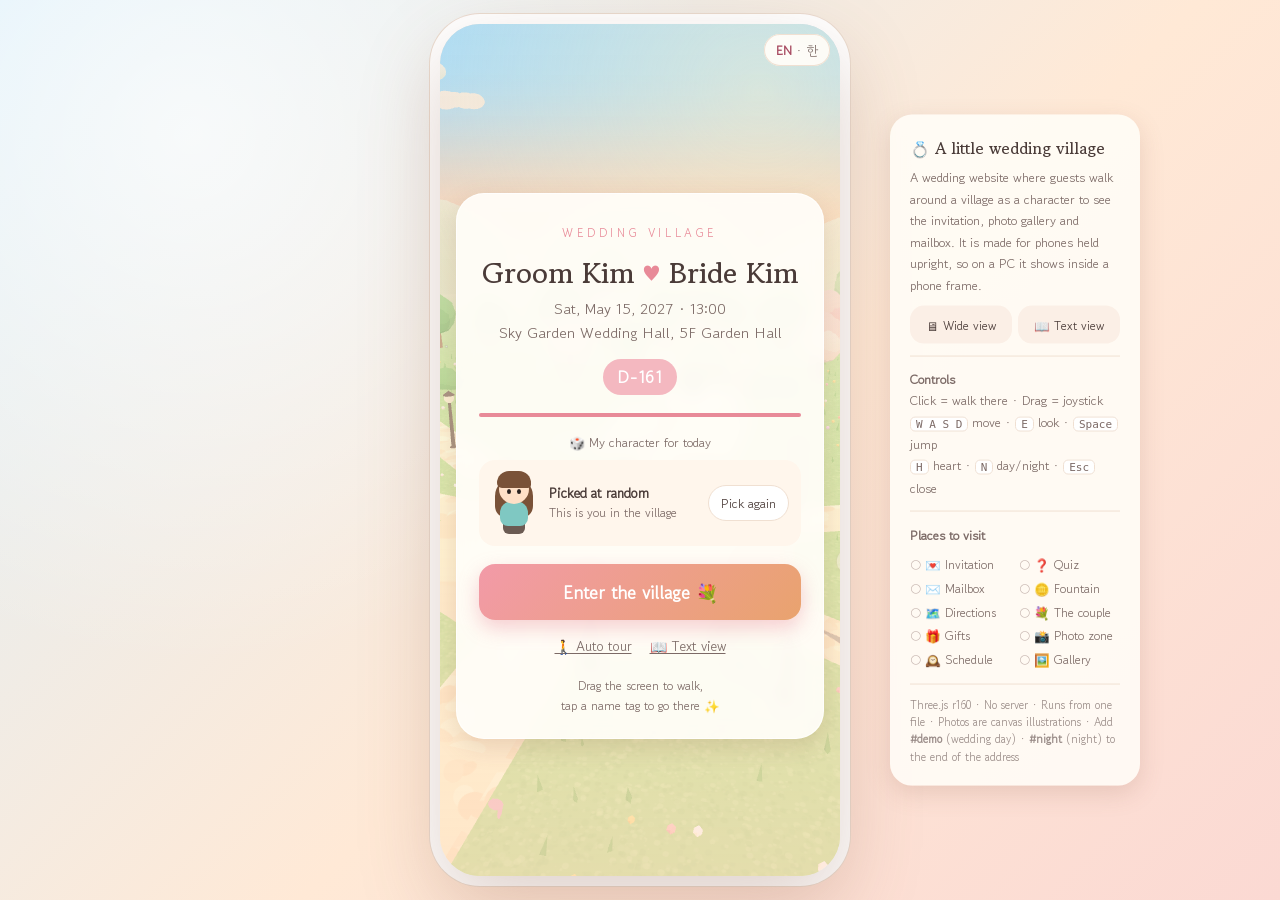
<file: index.html>
<!doctype html>
<html lang="en">
<head>
<meta charset="utf-8" />
<meta name="viewport" content="width=device-width, initial-scale=1, maximum-scale=1, user-scalable=no, viewport-fit=cover, interactive-widget=resizes-content" />
<meta name="theme-color" content="#CDEBFA" />
<meta name="format-detection" content="telephone=no" />
<title>Groom Kim ♥ Bride Kim are getting married</title>
<meta name="title-ko" content="김신랑 ♥ 김신부 결혼합니다" />
<meta name="description" content="Come visit Groom Kim ♥ Bride Kim's little wedding village" />
<!-- Preview shown when the link is sent by KakaoTalk or text message -->
<meta property="og:type" content="website" />
<meta property="og:title" content="Groom Kim ♥ Bride Kim are getting married 💍" />
<meta property="og:description" content="Walk through our little wedding village as a character and see the invitation and our photos" />
<meta property="og:locale" content="en_US" />
<meta property="og:locale:alternate" content="ko_KR" />
<!-- Link preview picture for KakaoTalk / Instagram (change it to the address where you put the site online) -->
<meta property="og:url" content="https://marriagevillage.vercel.app/" />
<meta property="og:image" content="https://marriagevillage.vercel.app/og.jpg" />
<meta property="og:image:width" content="1200" />
<meta property="og:image:height" content="630" />
<meta name="twitter:card" content="summary_large_image" />
<link rel="icon" href="data:image/svg+xml,<svg xmlns='http://www.w3.org/2000/svg' viewBox='0 0 100 100'><text y='.9em' font-size='90'>💍</text></svg>" />
<link rel="preconnect" href="https://fonts.googleapis.com" />
<link rel="preconnect" href="https://fonts.gstatic.com" crossorigin />
<link href="https://fonts.googleapis.com/css2?family=Gowun+Batang:wght@400;700&family=Gowun+Dodum&display=swap" rel="stylesheet" />
<link rel="stylesheet" href="css/style.css" />
</head>
<body>
<div id="phone">
  <div id="app"></div>

  <!-- 📖 Text view: the invitation on one page without 3D (filled in by textview.js) -->
  <div id="textview" role="document" aria-label="Text view" data-ko-aria-label="글로 보기"></div>

  <!-- Start screen (the village slowly turns behind it) -->
  <section id="intro">
    <button class="lang-switch" id="btn-lang" type="button" aria-label="EN · 한 — switch to Korean" data-ko-aria-label="EN · 한 — 영어로 바꾸기" data-ko="EN · <b><span lang='ko'>한</span></b>"><b>EN</b> · <span lang="ko">한</span></button>
    <div class="intro-card">
      <div class="intro-eyebrow">WEDDING VILLAGE</div>
      <div class="intro-names"><span id="i-groom"></span><span class="heart">♥</span><span id="i-bride"></span></div>
      <div class="intro-date" id="i-date"></div>
      <div><span class="intro-dday" id="i-dday"></span><span class="demo-badge" id="demo-badge" hidden data-ko="데모 시계">Demo clock</span></div>
      <div class="today" id="today" hidden>
        <div class="t-now"></div>
        <div class="btns"><button class="btn small t-dir" type="button" data-ko="🗺️ 오시는 길">🗺️ Directions</button><button class="btn small t-acc" type="button" data-ko="🎁 마음 전하실 곳">🎁 Gift accounts</button></div>
      </div>
      <div class="loadbar"><i id="loadbar"></i></div>
      <div class="intro-label" data-ko="🎲 오늘의 내 캐릭터">🎲 My character for today</div>
      <div class="char-line">
        <div class="avatar" id="avatar" aria-hidden="true"><i class="hd"></i><i class="bd"></i><i class="lg"></i></div>
        <div class="char-text" data-ko="<b>무작위로 정해졌어요</b>이 모습으로 마을을 걸어요"><b>Picked at random</b>This is you in the village</div>
        <button class="btn-reroll" id="btn-reroll" type="button" aria-label="Pick a new character" data-ko-aria-label="캐릭터 다시 뽑기" data-ko="다시 뽑기">Pick again</button>
      </div>
      <button class="btn-primary" id="btn-enter" disabled data-ko="마을 준비 중…">Getting the village ready…</button>
      <div class="btn-row">
        <button class="btn-ghost" id="btn-tour-start" data-ko="🚶 자동 투어로 둘러보기">🚶 Auto tour</button>
        <button class="btn-ghost" id="btn-text" data-ko="📖 글로 보기">📖 Text view</button>
      </div>
      <div class="intro-help" id="intro-help" data-ko="화면을 끌면 캐릭터가 걷고,<br />이름표를 톡 누르면 그곳으로 찾아가요 ✨">Drag the screen to walk,<br />tap a name tag to go there ✨</div>
    </div>
  </section>

  <!-- Top bar -->
  <div class="hud-top">
    <div class="pill names-pill"><b id="h-names"></b><span class="dd" id="h-dday"></span></div>
    <button class="pill exit-pill" id="btn-exit" data-ko="🚪 밖으로 나가기">🚪 Go outside</button>
    <button class="pill tour-pill" id="btn-tour" data-ko="🚶 투어 중 · 멈추기">🚶 On tour · Stop</button>
    <div class="spacer"></div>
    <button class="pill text-pill" id="btn-text-hud" data-ko="📖 글로 보기">📖 Text view</button>
    <button class="icon-btn" id="btn-menu" aria-label="Shortcuts" data-ko-aria-label="바로가기">☰</button>
  </div>
  <!-- Stacked under ☰: sound · souvenir photo -->
  <div class="hud-side">
    <button class="icon-btn" id="btn-sound" aria-label="Sound on/off" data-ko-aria-label="소리 켜기/끄기" hidden>🔇</button>
    <button class="icon-btn" id="btn-shot" aria-label="Souvenir photo" data-ko-aria-label="기념사진">📷</button>
  </div>
  <nav id="museum-bar" aria-label="Gallery themes" data-ko-aria-label="사진관 테마"></nav>

  <!-- Controls -->
  <div id="joy"><div class="knob"></div><span class="hint" data-ko="화면을 끌어서 걸어요">Drag the screen to walk</span></div>
  <div class="actions">
    <div class="row">
      <button class="round" id="btn-heart" aria-label="Heart" data-ko-aria-label="하트">💗</button>
      <button class="round" id="btn-jump" aria-label="Jump" data-ko-aria-label="점프">⤴</button>
    </div>
    <button id="btn-action"><span class="em">👋</span><span class="lb" data-ko="인사하기">Say hi</span></button>
  </div>

  <div id="toast" role="status" aria-live="polite"></div>
  <div id="count" aria-hidden="true"></div>
  <div id="fade"></div>

  <!-- Popup -->
  <div id="modal">
    <div class="backdrop"></div>
    <div class="sheet" role="dialog" aria-modal="true" aria-labelledby="modal-title">
      <div class="sheet-top">
        <div class="grab"></div>
        <div class="sheet-head">
          <h2 id="modal-title"></h2>
          <button class="fs fs-toggle" id="modal-fs" type="button" aria-label="Larger text" data-ko-aria-label="글자 크게" data-ko="가+">A+</button>
          <button class="close" id="modal-close" aria-label="Close" data-ko-aria-label="닫기">✕</button>
        </div>
      </div>
      <div class="sheet-body" id="modal-body"></div>
    </div>
  </div>

  <!-- Large photo view -->
  <div id="lightbox" role="dialog" aria-label="Large photo view" data-ko-aria-label="사진 크게 보기">
    <button class="lb-close" aria-label="Close" data-ko-aria-label="닫기">✕</button>
    <button class="lb-nav prev" aria-label="Previous" data-ko-aria-label="이전">‹</button>
    <img alt="" />
    <div class="cap"></div>
    <button class="lb-nav next" aria-label="Next" data-ko-aria-label="다음">›</button>
    <div class="lb-help" data-ko="두 번 탭해서 확대 · 옆으로 넘기기 · 아래로 내려 닫기">Double-tap to zoom · Swipe to browse · Swipe down to close</div>
  </div>

  <audio id="bgm" loop preload="none"></audio>
</div>

<!-- When the phone is held sideways -->
<div id="rotate"><div class="ph">📱</div><b data-ko="휴대폰을 세로로 돌려주세요">Please turn your phone upright</b><span class="muted" data-ko="세로 화면에 맞춰 만들었어요">This site is made for portrait mode</span></div>

<!-- Side panel shown only on a PC -->
<aside id="desk">
  <h3 data-ko="💍 작은 결혼 마을">💍 A little wedding village</h3>
  <p data-ko="하객이 캐릭터로 마을을 걸으며 청첩장·사진관·편지함을 구경하는 결혼식 홈페이지예요. 휴대폰 세로 화면 기준이라 PC에서는 휴대폰 틀 안에 보여요.">A wedding website where guests walk around a village as a character to see the invitation, photo gallery and mailbox. It is made for phones held upright, so on a PC it shows inside a phone frame.</p>
  <div class="desk-btns">
    <button class="btn" id="btn-wide" type="button" data-ko="🖥 넓게 보기">🖥 Wide view</button>
    <button class="btn" id="btn-desk-text" type="button" data-ko="📖 글로 보기">📖 Text view</button>
  </div>
  <hr />
  <span data-ko="<b>조작</b><br />
  클릭 = 걸어가기 · 드래그 = 조이스틱<br />
  <kbd>W A S D</kbd> 이동 · <kbd>E</kbd> 구경 · <kbd>Space</kbd> 점프<br />
  <kbd>H</kbd> 하트 · <kbd>N</kbd> 낮/밤 · <kbd>Esc</kbd> 닫기"><b>Controls</b><br />
  Click = walk there · Drag = joystick<br />
  <kbd>W A S D</kbd> move · <kbd>E</kbd> look · <kbd>Space</kbd> jump<br />
  <kbd>H</kbd> heart · <kbd>N</kbd> day/night · <kbd>Esc</kbd> close</span>
  <hr />
  <b data-ko="둘러볼 곳">Places to visit</b> <span id="visit-count" class="muted"></span>
  <ul class="visits" id="visits">
    <li data-id="invitation" data-ko="💌 청첩장">💌 Invitation</li>
    <li data-id="mailbox" data-ko="✉️ 편지함">✉️ Mailbox</li>
    <li data-id="directions" data-ko="🗺️ 오시는 길">🗺️ Directions</li>
    <li data-id="gift" data-ko="🎁 마음 전하기">🎁 Gifts</li>
    <li data-id="schedule" data-ko="🕰️ 식순">🕰️ Schedule</li>
    <li data-id="quiz" data-ko="❓ 퀴즈">❓ Quiz</li>
    <li data-id="fountain" data-ko="🪙 소원 분수">🪙 Fountain</li>
    <li data-id="couple" data-ko="💐 신랑신부">💐 The couple</li>
    <li data-id="photozone" data-ko="📸 포토존">📸 Photo zone</li>
    <li data-id="museum" data-ko="🖼️ 사진관">🖼️ Gallery</li>
  </ul>
  <hr />
  <small data-ko="Three.js r160 · 서버 없음 · 파일 하나로 동작 · 사진은 캔버스 일러스트 · 주소 끝에 <b>#demo</b>(예식 당일) · <b>#night</b>(밤)">Three.js r160 · No server · Runs from one file · Photos are canvas illustrations · Add <b>#demo</b> (wedding day) · <b>#night</b> (night) to the end of the address</small>
</aside>

<script>
/* Language: ?lang=ko|en → saved choice → device language (Korean device → Korean, otherwise English) */
(function () {
  var K = 'wedding-lang', q = (location.search.match(/[?&]lang=(ko|en)\b/) || [])[1], s = null;
  try {
    if (q) {
      localStorage.setItem(K, q);
      // saved → drop ?lang from the address so a shared link follows the guest's own language (hash and other params stay)
      if (localStorage.getItem(K) === q && history.replaceState) {
        var r = location.search.replace(/([?&])lang=(ko|en)\b&?/, '$1').replace(/[?&]$/, '');
        history.replaceState(history.state, '', location.pathname + r + location.hash);
      }
    }
    s = localStorage.getItem(K);
  } catch (e) {}
  var d = ((navigator.languages && navigator.languages[0]) || navigator.language || '').toLowerCase();
  var l = q || (s === 'ko' || s === 'en' ? s : (d.indexOf('ko') === 0 ? 'ko' : 'en'));
  window.VILLAGE_LANG = l;
  document.documentElement.lang = l;
  if (l !== 'ko') return;
  var A = ['aria-label', 'title', 'placeholder', 'alt'];
  document.querySelectorAll('[data-ko]').forEach(function (e) { e.innerHTML = e.getAttribute('data-ko'); });
  A.forEach(function (a) { document.querySelectorAll('[data-ko-' + a + ']').forEach(function (e) { e.setAttribute(a, e.getAttribute('data-ko-' + a)); }); });
  var t = document.querySelector('meta[name="title-ko"]'); if (t) document.title = t.content;
})();
</script>
<script src="config.js"></script>
<!-- All code bundled into one file (the source is in the src folder). It works even when the file is opened by double-clicking -->
<script src="js/app.js"></script>
</body>
</html>
</file>
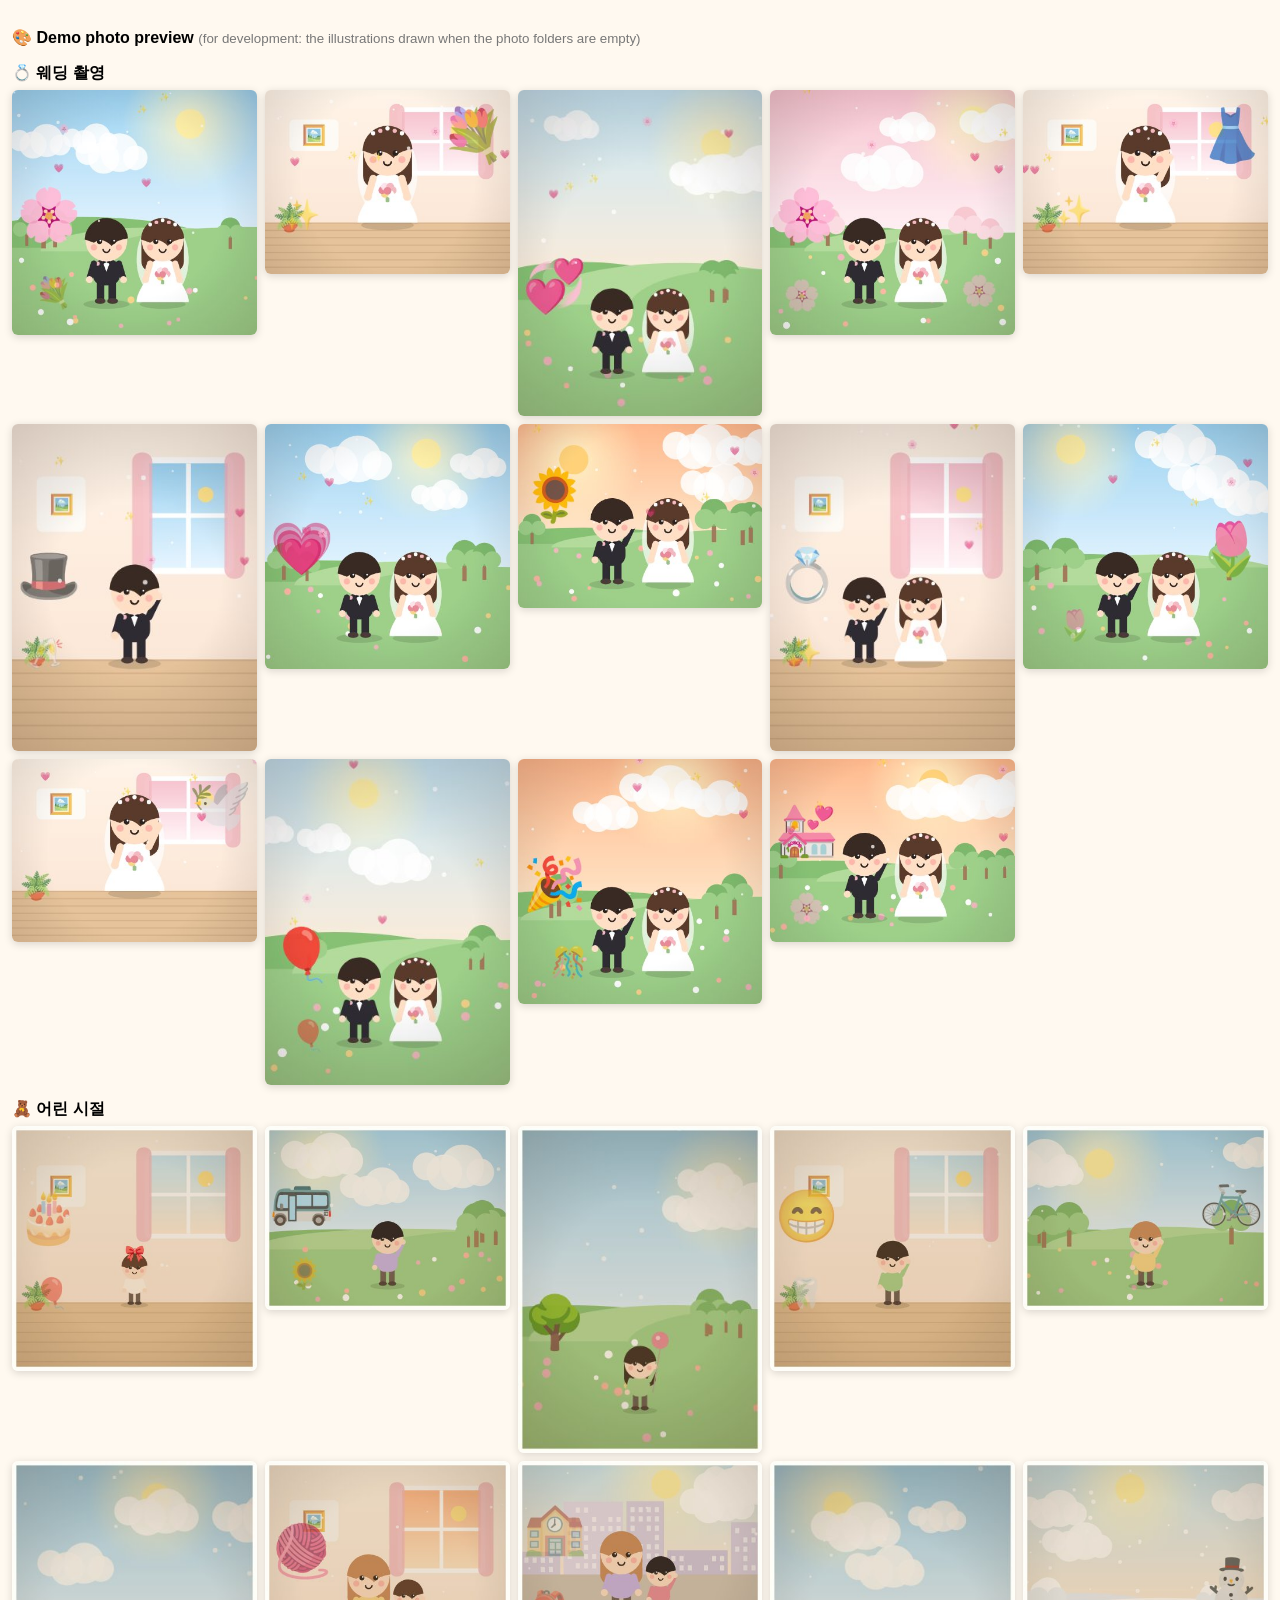
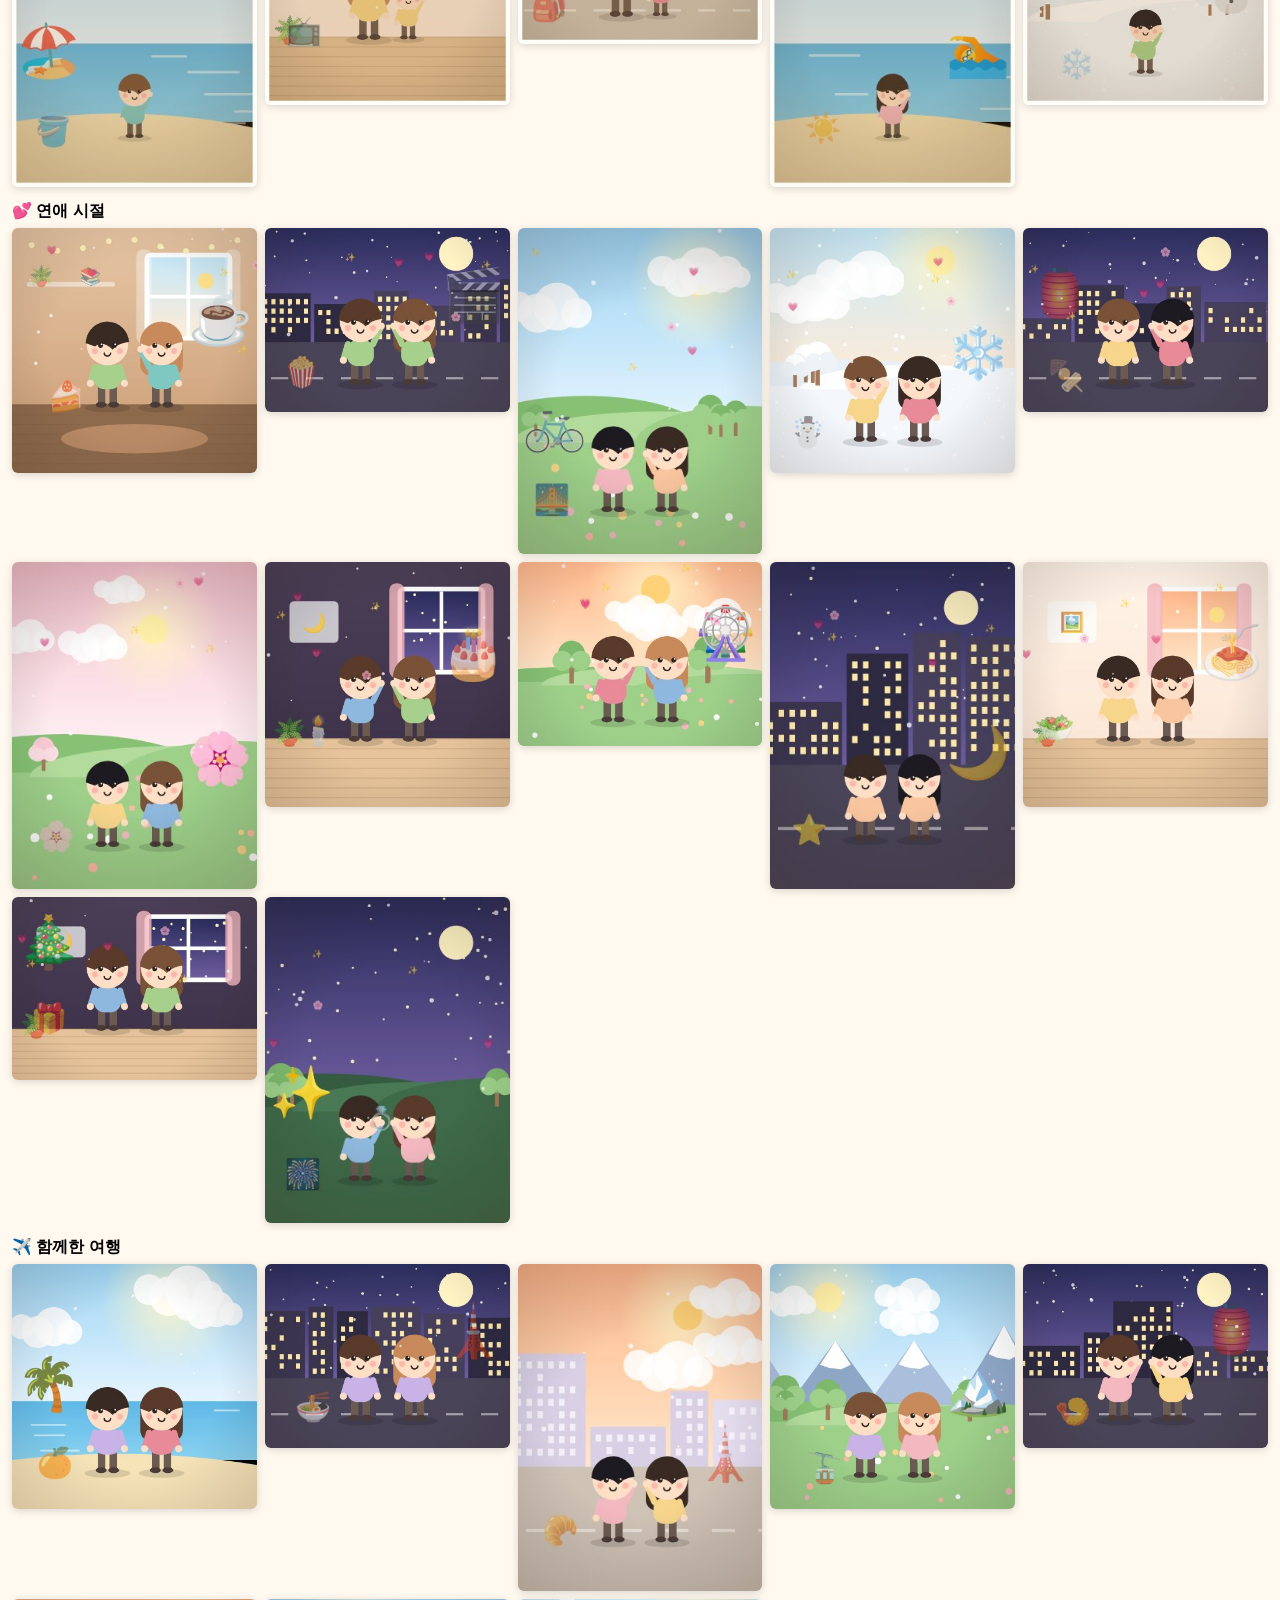
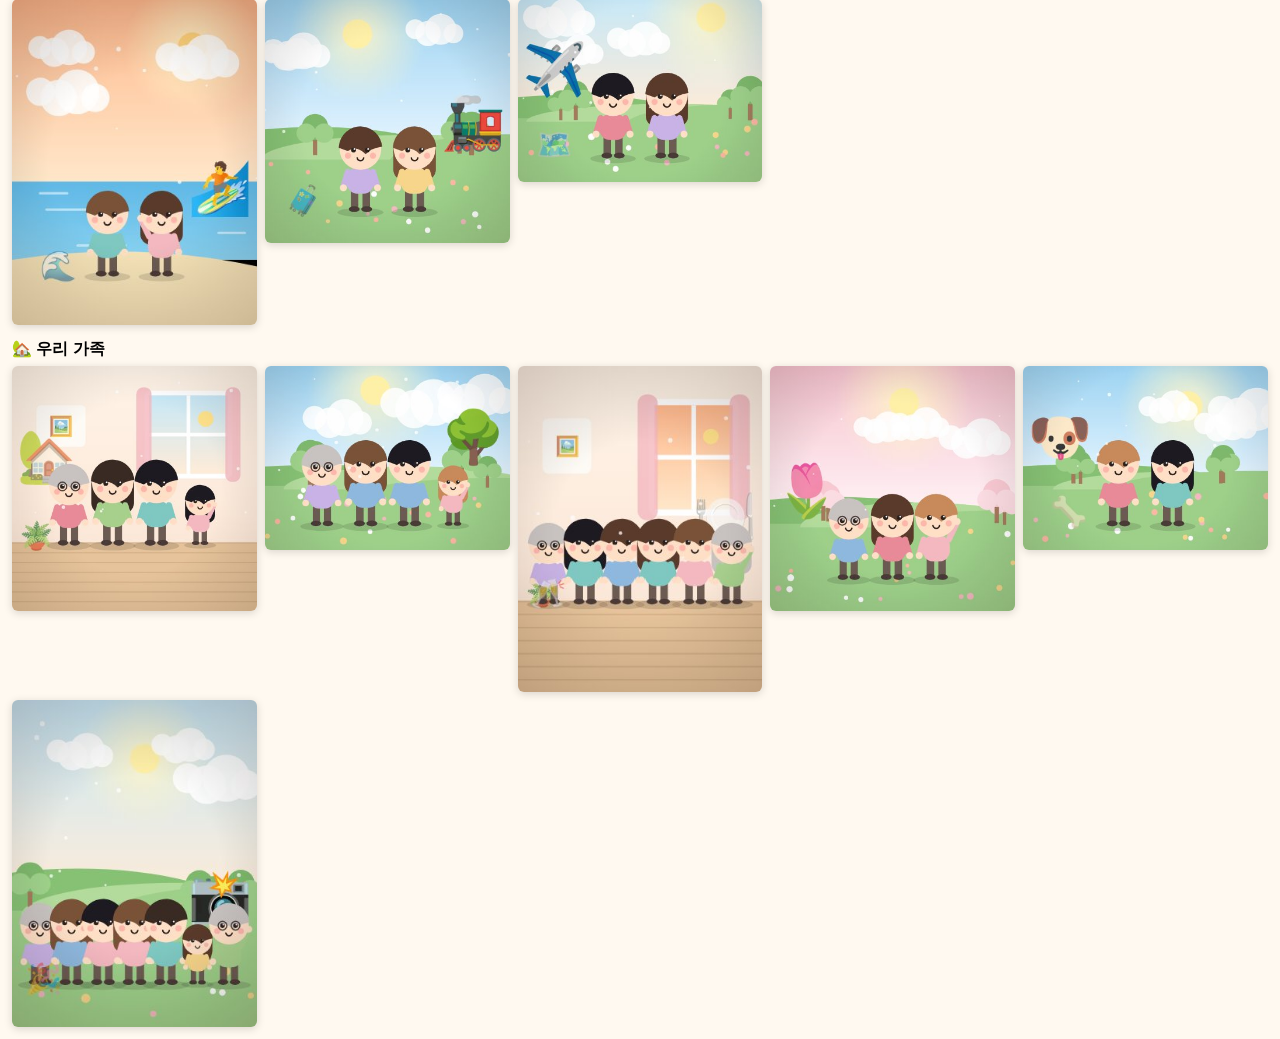
<file: tools/demo-preview.html>
<!doctype html>
<html lang="en"><head><meta charset="utf-8"><title>Demo photo preview</title>
<style>body{margin:0;background:#FFF9F0;font-family:sans-serif;padding:12px}h2{margin:14px 0 6px;font-size:16px}.g{display:grid;grid-template-columns:repeat(5,1fr);gap:8px}.g img{width:100%;display:block;border-radius:6px;box-shadow:0 2px 8px rgba(0,0,0,.15)}small{color:#777}</style>
<script src="../config.js"></script>
</head><body>
<p><b>🎨 Demo photo preview</b> <small>(for development: the illustrations drawn when the photo folders are empty)</small></p>
<div id="out"></div>
<script type="module">
import { demoPhoto } from '../src/demo-photos.js';
const out = document.getElementById('out');
for (const t of window.WEDDING.museum.themes) {
  const h = document.createElement('h2'); h.textContent = `${t.emoji} ${t.title}`; out.appendChild(h);
  const g = document.createElement('div'); g.className = 'g'; out.appendChild(g);
  for (let i = 0; i < t.count; i++) {
    const c = demoPhoto(t, i, 420);
    const img = new Image(); img.src = c.toDataURL('image/jpeg', .85); img.title = t.captions?.[i] || '';
    g.appendChild(img);
  }
}
document.title = 'done';
</script></body></html>
</file>
<file: css/style.css>
/* =========================================================
   📱 Mobile-first styles
   - Phone: uses the whole screen
   - PC: shown as a phone-sized screen in the middle (side panel · wide view)
   ========================================================= */
:root {
  --cream: #FFF9F0;
  --paper: #FFFDF8;
  --peach: #FFD9BF;
  --blush: #F4B8C0;
  --rose: #E88A98;
  --rose-deep: #C9637A;
  --gold: #E2B865;
  --sage: #9CC08A;
  --sky: #8FB8DE;
  --ink: #4A3B38;
  --ink-soft: #7C6A66;
  --line: #F0E0D2;
  --shadow: 0 8px 24px rgba(140, 90, 70, .18);
  --safe-t: env(safe-area-inset-top, 0px);
  --safe-b: env(safe-area-inset-bottom, 0px);
  --safe-l: env(safe-area-inset-left, 0px);
  --safe-r: env(safe-area-inset-right, 0px);
}
* { box-sizing: border-box; -webkit-tap-highlight-color: transparent; }
[hidden] { display: none !important; }
html, body {
  margin: 0; height: 100%; overflow: hidden; background: #FFE9D6;
  font-family: 'Gowun Dodum', 'Apple SD Gothic Neo', 'Malgun Gothic', sans-serif;
  color: var(--ink); overscroll-behavior: none; touch-action: none;
  -webkit-user-select: none; user-select: none; -webkit-touch-callout: none; -webkit-text-size-adjust: 100%;
}
button { font-family: inherit; color: inherit; cursor: pointer; border: 0; background: none; padding: 0; touch-action: manipulation; }
a { touch-action: manipulation; }
.serif { font-family: 'Gowun Batang', serif; }
:focus-visible { outline: 3px solid var(--rose); outline-offset: 2px; }

/* Phone screen frame: every fixed element inside is placed relative to this frame */
#phone { position: fixed; inset: 0; overflow: hidden; transform: translateZ(0); background: #FFE9D6; }
#app { position: absolute; inset: 0; }
#app canvas { display: block; width: 100%; height: 100%; touch-action: none; }

/* ---------- On a PC, preview at phone size ---------- */
#desk { display: none; }
@media (min-width: 700px) and (hover: hover) and (pointer: fine) {
  body {
    background:
      radial-gradient(circle at 15% 15%, rgba(255,255,255,.7), transparent 40%),
      linear-gradient(135deg, #DDF0FA, #FFE9D6 55%, #FBD9D3);
  }
  #phone {
    inset: 0; margin: auto; width: 400px; height: min(860px, calc(100vh - 48px)); border-radius: 40px;
    box-shadow: 0 30px 80px rgba(140, 90, 70, .28), 0 0 0 10px #fff, 0 0 0 11px #EADBCF;
  }
}
@media (min-width: 1060px) and (hover: hover) and (pointer: fine) {
  #desk {
    display: block; position: fixed; top: 50%; left: calc(50% + 250px); transform: translateY(-50%); width: 250px;
    background: rgba(255,253,248,.88); border-radius: 22px; padding: 20px; box-shadow: var(--shadow);
    font-size: 13px; line-height: 1.65; color: var(--ink-soft); -webkit-user-select: text; user-select: text;
  }
  #desk h3 { margin: 0 0 6px; font-size: 16px; color: var(--ink); font-family: 'Gowun Batang', serif; }
  #desk kbd { background: #fff; border: 1px solid var(--line); border-radius: 5px; padding: 0 5px; font-size: 11px; }
  #desk hr { border: 0; border-top: 1px solid var(--line); margin: 12px 0; }
}

/* ---------- Landscape notice ---------- */
#rotate {
  display: none; position: fixed; inset: 0; z-index: 200; flex-direction: column; align-items: center; justify-content: center;
  gap: 10px; text-align: center; background: linear-gradient(180deg, #CDEBFA, #FFE9D6); font-size: 16px;
}
#rotate .ph { font-size: 54px; animation: tilt 2.2s ease-in-out infinite; }
@keyframes tilt { 0%, 100% { transform: rotate(-90deg); } 50% { transform: rotate(0); } }
/* A screen made short by the on-screen keyboard (ratio under 4:3) does not count as landscape */
@media (orientation: landscape) and (max-height: 520px) and (min-aspect-ratio: 4/3) and (pointer: coarse) { #rotate { display: flex; } }

/* ---------- Start screen ---------- */
#intro {
  position: fixed; inset: 0; z-index: 50; display: flex; align-items: center; justify-content: center;
  background:
    radial-gradient(circle at 80% 8%, rgba(255,240,200,.5), transparent 45%),
    linear-gradient(180deg, rgba(205,235,250,.3) 0%, rgba(255,233,214,.4) 60%, rgba(255,217,198,.55) 100%);
  /* 52px at the top keeps the card clear of the language switch on short screens */
  padding: calc(52px + var(--safe-t)) 16px calc(20px + var(--safe-b)); overflow-y: auto; touch-action: pan-y;
  transition: opacity .8s ease, visibility .8s;
}
#intro.hide { opacity: 0; visibility: hidden; }
.intro-card {
  margin: auto 0;   /* centred when it fits; starts at the top and scrolls when it does not */
  width: 100%; max-width: 380px; background: rgba(255,253,248,.94); backdrop-filter: blur(8px); -webkit-backdrop-filter: blur(8px);
  border-radius: 28px; box-shadow: var(--shadow); padding: 30px 22px 22px; text-align: center; border: 1px solid rgba(255,255,255,.8);
}
.intro-eyebrow { letter-spacing: .3em; font-size: 12px; color: var(--rose); margin-bottom: 10px; }
.intro-names { font-family: 'Gowun Batang', serif; font-size: 29px; font-weight: 700; margin: 4px 0; white-space: nowrap; }
.intro-names .heart { color: var(--rose); font-size: 21px; margin: 0 8px; vertical-align: 3px; }
.intro-date { color: var(--ink-soft); font-size: 15px; line-height: 1.6; }
.intro-dday { display: inline-block; margin: 14px 0 18px; padding: 6px 14px; border-radius: 999px; background: var(--blush); color: #fff; font-weight: 700; letter-spacing: .05em; }
.intro-label { font-size: 13px; color: var(--ink-soft); margin: 4px 0 8px; }
.btn-primary {
  width: 100%; min-height: 56px; padding: 14px; border-radius: 16px; font-size: 18px; font-weight: 700; color: #fff;
  background: linear-gradient(135deg, #F29AA8, #E9A36E); box-shadow: 0 8px 20px rgba(233,138,152,.4); transition: transform .15s;
}
.btn-primary:active { transform: scale(.97); }
.btn-primary:disabled { opacity: .6; }
.btn-ghost { margin-top: 10px; font-size: 14px; color: var(--ink-soft); text-decoration: underline; padding: 10px; }
.intro-help { font-size: 12.5px; color: var(--ink-soft); margin-top: 10px; line-height: 1.6; }
.loadbar { height: 4px; background: var(--line); border-radius: 4px; overflow: hidden; margin: 0 0 16px; }
.loadbar i { display: block; height: 100%; width: 0; background: var(--rose); transition: width .3s; }
/* Language switch EN / KO (top right of the start screen; 44px touch target, smaller visible pill) */
.lang-switch {
  position: absolute; z-index: 2; top: calc(4px + var(--safe-t)); right: calc(4px + var(--safe-r));
  min-height: 44px; padding: 6px 12px; border: 6px solid transparent; background-clip: padding-box;
  border-radius: 999px; background-color: rgba(255,253,248,.94); box-shadow: 0 0 0 1px var(--line) inset;
  font-size: 13px; line-height: 1; color: var(--ink-soft); white-space: nowrap;
}
.lang-switch b { color: #A84B62; }
.lang-switch:active { transform: scale(.95); }

/* 🎲 My character (random) */
.char-line { display: flex; align-items: center; justify-content: center; gap: 12px; margin: 0 0 18px; background: #FFF6EC; border-radius: 16px; padding: 10px 12px; }
.avatar { position: relative; flex: none; width: 46px; height: 66px; --skin: #FFE0C7; --outfit: #8FB8DE; --hair: #5A3A2A; animation: bob 2.4s ease-in-out infinite; }
.avatar i { position: absolute; left: 50%; display: block; }
.avatar .hd { top: 4px; width: 30px; height: 30px; margin-left: -15px; border-radius: 50%; background: var(--skin); z-index: 2; }
.avatar .hd::before { content: ''; position: absolute; left: -2px; right: -2px; top: -3px; height: 17px; border-radius: 17px 17px 5px 7px; background: var(--hair); }
.avatar .hd::after { content: ''; position: absolute; left: 8px; top: 15px; width: 4px; height: 5px; border-radius: 50%; background: #2B2220; box-shadow: 10px 0 0 #2B2220; }
.avatar .bd { top: 31px; width: 28px; height: 25px; margin-left: -14px; border-radius: 12px 12px 8px 8px; background: var(--outfit); z-index: 1; }
.avatar .lg { top: 54px; width: 22px; height: 10px; margin-left: -11px; border-radius: 0 0 6px 6px; background: #6B5B53; }
.avatar.long::before { content: ''; position: absolute; left: 50%; top: 8px; width: 38px; height: 40px; margin-left: -19px; border-radius: 18px 18px 12px 12px; background: var(--hair); }
.avatar.pop { animation: pop .45s ease; }
@keyframes bob { 0%, 100% { transform: translateY(0); } 50% { transform: translateY(-3px); } }
@keyframes pop { 0% { transform: scale(.5) rotate(-12deg); } 60% { transform: scale(1.18); } 100% { transform: scale(1); } }
.char-text { flex: 1; text-align: left; font-size: 12.5px; color: var(--ink-soft); line-height: 1.5; word-break: keep-all; }
.char-text b { display: block; color: var(--ink); font-size: 14px; }
.btn-reroll { flex: none; font-size: 13px; min-height: 36px; padding: 6px 12px; border-radius: 999px; background: #fff; border: 1px solid var(--line); }
.btn-reroll:active { transform: scale(.95); }

/* ---------- Top bar ---------- */
.hud-top {
  position: fixed; z-index: 10; top: calc(10px + var(--safe-t)); left: calc(12px + var(--safe-l)); right: calc(12px + var(--safe-r));
  display: flex; align-items: center; gap: 8px; pointer-events: none;
}
.pill {
  pointer-events: auto; background: rgba(255,253,248,.92); border-radius: 999px; box-shadow: var(--shadow);
  padding: 9px 14px; font-size: 14px; display: flex; align-items: center; gap: 6px; white-space: nowrap; min-width: 0;
}
.pill b { font-family: 'Gowun Batang', serif; overflow: hidden; text-overflow: ellipsis; }
.pill .dd { color: var(--rose); font-weight: 700; font-size: 12px; }
.hud-top .spacer { flex: 1; }
/* 📖 Text view (next to ☰) */
.text-pill { min-height: 44px; font-weight: 700; font-size: 14px; }
.text-pill:active { transform: scale(.95); }
/* Buttons stacked under ☰ (sound · souvenir photo) */
.hud-side {
  position: fixed; z-index: 10; right: calc(12px + var(--safe-r)); top: calc(62px + var(--safe-t));
  display: flex; flex-direction: column; gap: 8px; align-items: flex-end;
}
body.in-museum .hud-side { top: calc(116px + var(--safe-t)); }
body:not(.playing) .hud-side, body.reading .hud-side { display: none; }
/* Inside the museum, a 'Go outside' button replaces the name pill */
.exit-pill { display: none; min-height: 44px; font-size: 15px; font-weight: 700; color: #fff; background: var(--rose); }
.exit-pill:active { transform: scale(.95); }
body.in-museum .exit-pill { display: flex; }
body.in-museum .names-pill { display: none; }
.icon-btn {
  pointer-events: auto; flex: none; width: 44px; height: 44px; border-radius: 50%; background: rgba(255,253,248,.94);
  box-shadow: var(--shadow); font-size: 19px; display: grid; place-items: center;
}
.icon-btn:active, .round:active { transform: scale(.92); }

/* Museum theme bar */
#museum-bar {
  position: fixed; z-index: 10; top: calc(62px + var(--safe-t)); left: 0; right: 0; display: none;
  gap: 8px; overflow-x: auto; padding: 4px 12px 8px; scrollbar-width: none; touch-action: pan-x;
}
#museum-bar::-webkit-scrollbar { display: none; }
body.in-museum #museum-bar { display: flex; }
.chip {
  flex: none; min-height: 44px; padding: 9px 14px; border-radius: 999px; background: rgba(255,253,248,.95); font-size: 14px;
  box-shadow: 0 4px 12px rgba(0,0,0,.1); border: 2px solid transparent;
}
.chip.on { border-color: var(--rose); color: var(--rose-deep); font-weight: 700; }
.chip.accent { background: var(--rose); color: #fff; }

/* ---------- Joystick (appears wherever you drag on the screen) ---------- */
#joy {
  position: absolute; z-index: 9; width: 116px; height: 116px; margin: -58px 0 0 -58px; border-radius: 50%;
  left: calc(80px + var(--safe-l)); top: calc(100% - 100px - var(--safe-b));
  background: radial-gradient(circle, rgba(255,255,255,.4), rgba(255,255,255,.14)); border: 2px solid rgba(255,255,255,.75);
  box-shadow: 0 6px 20px rgba(120,80,60,.15); pointer-events: none; opacity: .6; transition: left .3s, top .3s, opacity .3s;
}
#joy.active { opacity: 1; transition: opacity .12s; }
#joy .knob {
  position: absolute; left: 50%; top: 50%; width: 54px; height: 54px; margin: -27px 0 0 -27px; border-radius: 50%;
  background: linear-gradient(145deg, #fff, #FFE3D3); box-shadow: 0 4px 12px rgba(120,80,60,.3);
}
#joy .hint {
  position: absolute; left: 50%; bottom: calc(100% + 8px); transform: translateX(-50%); white-space: nowrap;
  font-size: 12px; color: #fff; background: rgba(74,59,56,.55); padding: 4px 10px; border-radius: 999px;
}
body.moved #joy .hint { display: none; }

/* ---------- Buttons on the right ---------- */
.actions {
  position: fixed; z-index: 10; right: calc(16px + var(--safe-r)); bottom: calc(24px + var(--safe-b));
  display: flex; flex-direction: column; align-items: flex-end; gap: 12px;
}
.actions .row { display: flex; gap: 10px; }
.round { width: 52px; height: 52px; border-radius: 50%; background: rgba(255,253,248,.94); box-shadow: var(--shadow); font-size: 21px; display: grid; place-items: center; }
#btn-action {
  min-width: 84px; height: 84px; border-radius: 42px; padding: 0 18px; color: #fff; font-size: 15px; font-weight: 700;
  background: linear-gradient(135deg, #F29AA8, #E9A36E); box-shadow: 0 8px 22px rgba(233,138,152,.45);
  display: flex; align-items: center; justify-content: center; gap: 6px; line-height: 1.2; max-width: 200px;
  transform: scale(.85); opacity: .45; transition: transform .2s, opacity .2s;
}
#btn-action.ready { transform: scale(1); opacity: 1; animation: pulse 1.6s ease-in-out infinite; }
#btn-action .em { font-size: 24px; }
@keyframes pulse { 0%, 100% { box-shadow: 0 8px 22px rgba(233,138,152,.45); } 50% { box-shadow: 0 8px 34px rgba(233,138,152,.85); } }

/* ---------- Toast / screen fade ---------- */
#toast {
  position: fixed; z-index: 40; left: 50%; top: calc(118px + var(--safe-t)); transform: translate(-50%, -10px);
  background: rgba(74,59,56,.88); color: #fff; padding: 11px 18px; border-radius: 18px; font-size: 14px; line-height: 1.5;
  opacity: 0; transition: .35s; pointer-events: none; width: max-content; max-width: calc(100% - 40px); text-align: center;
}
#toast.show { opacity: 1; transform: translate(-50%, 0); }
#fade { position: fixed; inset: 0; z-index: 45; background: #FFF6EC; opacity: 0; pointer-events: none; transition: opacity .45s; }
#fade.on { opacity: 1; }

/* ---------- Popup sliding up from the bottom ---------- */
#modal { position: fixed; inset: 0; z-index: 30; display: none; }
#modal.open { display: block; }
#modal .backdrop { position: absolute; inset: 0; background: rgba(74,59,56,.38); animation: fadeIn .25s; transition: opacity .22s; }
#modal .sheet {
  position: absolute; left: 0; right: 0; bottom: var(--kb, 0px); max-height: calc(90% - var(--kb, 0px));
  background: var(--paper); border-radius: 26px 26px 0 0; box-shadow: 0 -10px 40px rgba(0,0,0,.15);
  display: flex; flex-direction: column; padding-bottom: var(--safe-b);
  animation: slideUp .38s cubic-bezier(.2,.9,.3,1.03); transition: transform .25s ease;
}
#modal.closing .backdrop { opacity: 0; }
#modal.closing .sheet { transform: translateY(105%) !important; transition: transform .22s ease-in; }
.sheet-top { flex: none; touch-action: none; cursor: grab; }
.grab { width: 42px; height: 5px; border-radius: 3px; background: #E6D5C6; margin: 9px auto 0; }
.sheet-head { display: flex; align-items: center; padding: 8px 16px 8px 20px; }
.sheet-head h2 { margin: 0; font-family: 'Gowun Batang', serif; font-size: 20px; flex: 1; }
.sheet-head .close { width: 44px; height: 44px; border-radius: 50%; background: #F6EDE5; font-size: 17px; }
.sheet-head .fs { width: 44px; height: 44px; border-radius: 50%; background: #F6EDE5; font-size: 13px; font-weight: 700; margin-right: 6px; }
.sheet-body {
  overflow-y: auto; padding: 4px 20px 26px; touch-action: pan-y; overscroll-behavior: contain;
  -webkit-overflow-scrolling: touch; -webkit-user-select: text; user-select: text;
}
@keyframes slideUp { from { transform: translateY(100%); } }
@keyframes fadeIn { from { opacity: 0; } }

/* Shared inside popups */
.card { background: #fff; border: 1px solid var(--line); border-radius: 16px; padding: 16px; margin: 12px 0; }
.muted { color: var(--ink-soft); font-size: 14px; }
.center { text-align: center; }
.btns { display: flex; gap: 8px; flex-wrap: wrap; margin-top: 12px; }
.btn {
  flex: 1; min-width: 110px; min-height: 48px; padding: 12px 10px; border-radius: 14px; background: #FBEFE6; font-size: 15px;
  text-align: center; text-decoration: none; color: var(--ink); display: inline-flex; align-items: center; justify-content: center; gap: 6px;
}
.btn:active { filter: brightness(.95); }
.btn:disabled { opacity: .4; cursor: default; }
.btn.pink { background: var(--rose); color: #fff; }
.btn.small { flex: none; min-width: 0; min-height: 44px; padding: 10px 14px; font-size: 14px; }
.divider { height: 1px; background: var(--line); margin: 18px 0; }
.ornament { text-align: center; color: var(--gold); letter-spacing: .5em; margin: 8px 0; }

/* Invitation */
.inv-hero { text-align: center; padding: 20px 8px 12px; background: linear-gradient(180deg, #FFF3EA, #fff); border-radius: 18px; }
.inv-hero .en { letter-spacing: .35em; font-size: 12px; color: var(--rose); }
.inv-hero .names { font-family: 'Gowun Batang', serif; font-size: 26px; font-weight: 700; margin: 12px 0 6px; }
/* English names are longer: if they wrap, split them evenly (Groom Kim ♥ / Bride Kim) */
html[lang="en"] .inv-hero .names, html[lang="en"] .tv-names { text-wrap: balance; }
.inv-greet { white-space: pre-line; line-height: 2; text-align: center; font-family: 'Gowun Batang', serif; font-size: 15.5px; }
.parents { text-align: center; line-height: 2; font-size: 15px; }
.parents b { font-size: 17px; font-family: 'Gowun Batang', serif; }
.cal { width: 100%; border-collapse: collapse; text-align: center; font-size: 14px; table-layout: fixed; }
.cal th { font-weight: 400; color: var(--ink-soft); padding: 6px 0; font-size: 12px; }
.cal td { padding: 7px 0; }
.cal td.sun, .cal th.sun { color: var(--rose); }
.cal td.day span { display: inline-grid; place-items: center; width: 32px; height: 32px; border-radius: 50%; background: var(--rose); color: #fff; font-weight: 700; }
.countdown { display: flex; justify-content: center; gap: 8px; margin-top: 12px; }
.countdown div { background: #FFF1E8; border-radius: 12px; padding: 8px 6px; flex: 1; max-width: 70px; text-align: center; }
.countdown b { display: block; font-size: 20px; color: var(--rose-deep); }
.countdown small { font-size: 11px; color: var(--ink-soft); }

/* Accounts */
details.acc { background: #fff; border: 1px solid var(--line); border-radius: 16px; margin: 10px 0; overflow: hidden; }
details.acc summary { padding: 17px 16px; font-weight: 700; list-style: none; display: flex; justify-content: space-between; cursor: pointer; }
details.acc summary::-webkit-details-marker { display: none; }
details.acc summary::after { content: '▾'; color: var(--ink-soft); transition: transform .2s; }
details.acc[open] summary::after { transform: rotate(180deg); }
.acc-row { display: flex; align-items: center; gap: 8px; padding: 12px 16px; border-top: 1px dashed var(--line); }
.acc-row[data-copy] { cursor: pointer; }
.acc-row[data-copy]:active { background: #FFF6EE; }
.acc-row .info { flex: 1; font-size: 14px; line-height: 1.5; min-width: 0; }
.acc-row .info small { color: var(--ink-soft); }

/* ---------- ✉️ Mailbox: writing ---------- */
.field { width: 100%; padding: 13px 14px; border-radius: 12px; border: 1px solid var(--line); background: #fff; font: inherit; font-size: 16px; color: var(--ink); margin-top: 8px; -webkit-user-select: text; user-select: text; }
textarea.field { min-height: 110px; resize: none; }
.seg { display: flex; background: #F6EDE5; border-radius: 12px; padding: 4px; margin-top: 8px; }
.seg button { flex: 1; min-height: 44px; border-radius: 9px; font-size: 14px; }
.seg button.on { background: #fff; box-shadow: 0 2px 6px rgba(0,0,0,.08); font-weight: 700; color: var(--rose-deep); }

/* ---------- ✉️ Mailbox: envelope list ---------- */
.env-head { display: flex; align-items: baseline; justify-content: space-between; margin: 4px 0 4px; }
.l-status { font-size: 12.5px; margin: 0 0 10px; }
.linklike { background: none; border: 0; padding: 0; font: inherit; color: var(--rose-deep); text-decoration: underline; cursor: pointer; min-height: 0; }
.env.pending { opacity: .75; border-style: dashed; }
.env-grid { display: grid; grid-template-columns: 1fr 1fr; gap: 10px; }
.env {
  position: relative; display: block; width: 100%; text-align: left; min-height: 98px; padding: 40px 12px 12px; overflow: hidden;
  background: #FFF8EE; border: 1px solid #EEDCC6; border-radius: 12px; transition: transform .15s;
}
.env.groom { background: #F1F6FC; border-color: #D5E2F2; }
.env.bride { background: #FFF3F5; border-color: #F4D4DA; }
.env.mine { box-shadow: inset 0 0 0 2px var(--gold); }
.env:active { transform: scale(.97); }
.env .flap {
  position: absolute; left: 0; right: 0; top: 0; height: 34px; background: #E9D8C4;
  clip-path: polygon(0 0, 100% 0, 50% 100%); transform-origin: top; transition: transform .3s ease;
}
.env.groom .flap { background: var(--sky); }
.env.bride .flap { background: var(--blush); }
.env.open .flap { transform: rotateX(180deg); opacity: .5; }
.env::before { content: ''; position: absolute; left: 0; right: 0; top: 0; height: 34px; background: linear-gradient(180deg, rgba(0,0,0,.05), transparent); }
.env .seal { position: absolute; left: 50%; top: 22px; transform: translateX(-50%); font-size: 16px; line-height: 1; filter: drop-shadow(0 1px 1px rgba(0,0,0,.15)); }
.env-name { display: block; font-family: 'Gowun Batang', serif; font-size: 14.5px; line-height: 1.3; word-break: keep-all; }
.env-meta { display: block; color: var(--ink-soft); font-size: 11.5px; margin-top: 3px; }

/* ---------- 📜 Letter paper ---------- */
.paper {
  position: relative; background: #FFFDF6; border: 1px solid #EFE2D0; border-radius: 6px; padding: 22px 20px 18px; margin-top: 6px;
  box-shadow: 0 10px 30px rgba(120,80,60,.12);
  background-image: repeating-linear-gradient(transparent 0 31px, #F1E4D5 31px 32px); background-position: 0 60px;
  touch-action: pan-y;
}
.paper::before { content: ''; position: absolute; left: 16px; right: 16px; top: 0; height: 4px; border-radius: 0 0 4px 4px; background: linear-gradient(90deg, var(--blush), var(--gold)); }
.paper.groom::before { background: linear-gradient(90deg, #8FB8DE, #5F8FC4); }
.paper.bride::before { background: linear-gradient(90deg, #F4B8C0, #E88A98); }
.paper-top { display: flex; justify-content: space-between; align-items: center; font-size: 13px; color: var(--ink-soft); margin-bottom: 10px; }
.paper-stamp { font-size: 22px; }
.paper-msg { font-family: 'Gowun Batang', serif; font-size: 16px; line-height: 32px; white-space: pre-wrap; word-break: break-word; margin: 0; min-height: 96px; }
.paper-from { text-align: right; margin-top: 14px; font-size: 14px; }
.paper-from b { font-family: 'Gowun Batang', serif; }
.paper-from small { display: block; color: var(--ink-soft); font-size: 12px; margin-top: 2px; }
.paper-nav { display: flex; justify-content: space-between; align-items: center; margin-top: 12px; }
.paper-nav .btn { flex: none; }

/* Schedule */
.timeline { position: relative; margin: 10px 0 0 8px; padding-left: 22px; border-left: 2px dashed var(--blush); }
.tl-item { position: relative; padding: 4px 0 18px; }
.tl-item::before { content: ''; position: absolute; left: -30px; top: 8px; width: 14px; height: 14px; border-radius: 50%; background: #fff; border: 3px solid var(--blush); }
.tl-item.now::before { background: var(--rose); border-color: var(--rose); box-shadow: 0 0 0 6px rgba(232,138,152,.25); }
.tl-item .t { font-weight: 700; color: var(--rose-deep); }
.tl-item .d { color: var(--ink-soft); font-size: 13px; }

/* Quiz */
.quiz-q { font-family: 'Gowun Batang', serif; font-size: 19px; text-align: center; margin: 14px 0 18px; line-height: 1.5; }
.quiz-opt { display: block; width: 100%; text-align: left; padding: 16px; margin: 8px 0; border-radius: 14px; background: #fff; border: 2px solid var(--line); font-size: 16px; }
.quiz-opt.right { border-color: var(--sage); background: #EEF7E9; }
.quiz-opt.wrong { border-color: var(--rose); background: #FDEDEF; }
.progress-dots { display: flex; justify-content: center; gap: 6px; }
.progress-dots i { width: 8px; height: 8px; border-radius: 50%; background: var(--line); }
.progress-dots i.on { background: var(--rose); }

/* Shortcut menu */
.menu-grid { display: grid; grid-template-columns: repeat(3, 1fr); gap: 10px; margin-top: 10px; }
.menu-item { background: #fff; border: 1px solid var(--line); border-radius: 16px; padding: 16px 4px; font-size: 13px; display: flex; flex-direction: column; align-items: center; gap: 6px; line-height: 1.3; }
.menu-item .e { font-size: 28px; }
.menu-item:active { background: #FFF3EA; }

/* Album */
.album-theme h3 { font-family: 'Gowun Batang', serif; margin: 18px 0 4px; font-size: 17px; }
.album-grid { display: grid; grid-template-columns: repeat(3, 1fr); gap: 5px; margin-top: 8px; }
.album-grid button { aspect-ratio: 1; border-radius: 10px; overflow: hidden; background: #F6EDE5; }
.album-grid img { width: 100%; height: 100%; object-fit: cover; display: block; }

/* ---------- Large photo view ---------- */
#lightbox {
  position: fixed; inset: 0; z-index: 35; background: rgba(30,22,20,.96); display: none; flex-direction: column;
  align-items: center; justify-content: center; touch-action: none; overflow: hidden;
}
#lightbox.open { display: flex; }
#lightbox img {
  max-width: 100%; max-height: 72%; background: #fff; box-shadow: 0 10px 40px rgba(0,0,0,.5);
  pointer-events: none; -webkit-user-drag: none; will-change: transform;
}
#lightbox .cap { color: #fff; margin-top: 16px; text-align: center; padding: 0 24px; font-family: 'Gowun Batang', serif; line-height: 1.6; pointer-events: none; }
#lightbox .cap small { display: block; color: rgba(255,255,255,.6); font-family: 'Gowun Dodum', sans-serif; font-size: 12px; margin-top: 4px; }
#lightbox .lb-help { position: absolute; bottom: calc(18px + var(--safe-b)); left: 0; right: 0; text-align: center; color: rgba(255,255,255,.45); font-size: 12px; pointer-events: none; }
#lightbox .lb-nav { position: absolute; top: 50%; transform: translateY(-50%); width: 52px; height: 52px; border-radius: 50%; background: rgba(255,255,255,.14); color: #fff; font-size: 22px; }
#lightbox .prev { left: 8px; }
#lightbox .next { right: 8px; }
#lightbox .lb-close { position: absolute; top: calc(12px + var(--safe-t)); right: 12px; width: 48px; height: 48px; border-radius: 50%; background: rgba(255,255,255,.15); color: #fff; font-size: 19px; }

/* ---------- 📖 Text view ---------- */
#textview {
  position: absolute; inset: 0; z-index: 20; display: none; overflow-y: auto; overscroll-behavior: contain;
  -webkit-overflow-scrolling: touch; touch-action: pan-y; background: var(--cream);
  -webkit-user-select: text; user-select: text; -webkit-touch-callout: default;
}
body.reading #textview { display: block; }
body.reading .hud-top, body.reading #joy, body.reading .actions, body.reading #museum-bar { display: none !important; }
.tv-top {
  position: sticky; top: 0; z-index: 5; display: flex; gap: 8px; align-items: center;
  padding: calc(8px + var(--safe-t)) 10px 8px; background: rgba(255,249,240,.92); backdrop-filter: blur(8px); -webkit-backdrop-filter: blur(8px);
  border-bottom: 1px solid var(--line);
}
.tv-fs { flex: none; width: 40px; height: 40px; border-radius: 50%; background: #fff; border: 1px solid var(--line); font-size: 13px; font-weight: 700; }
.tv-back { flex: none; min-height: 40px; padding: 0 14px; border-radius: 999px; background: var(--rose); color: #fff; font-weight: 700; font-size: 14px; }
.tv-back:active { transform: scale(.95); }
.tv-chips { display: flex; gap: 6px; overflow-x: auto; scrollbar-width: none; touch-action: pan-x; }
.tv-chips::-webkit-scrollbar { display: none; }
.tv-chips .chip { min-height: 40px; padding: 7px 12px; font-size: 13px; box-shadow: none; background: #fff; border: 1px solid var(--line); }
.tv-chips .chip.on { border-color: var(--rose); }
.tv-inner { padding: 0 18px calc(40px + var(--safe-b)); }
.tv-hero { text-align: center; padding: 28px 8px 18px; }
.tv-hero .en { letter-spacing: .35em; font-size: 12px; color: var(--rose); }
.tv-names { font-family: 'Gowun Batang', serif; font-size: 30px; font-weight: 700; margin: 10px 0 6px; }
.tv-names .heart { color: var(--rose); font-size: 22px; margin: 0 6px; }
.tv-hero .btn-primary { margin-top: 10px; }
.tv-hint { font-size: 12.5px; margin: 10px 0 0; }
.tv-sec { padding: 22px 0 10px; border-top: 1px dashed var(--line); scroll-margin-top: 68px; }
.tv-h { font-family: 'Gowun Batang', serif; font-size: 20px; margin: 0 0 6px; display: flex; align-items: center; gap: 8px; }
.tv-sub { margin: 0 0 8px; }
.tv-foot { text-align: center; padding: 30px 0 10px; color: var(--ink-soft); font-size: 13px; border-top: 1px dashed var(--line); }

/* Phones without 3D: hide the 3D-only buttons */
body.no3d .intro-label, body.no3d .char-line, body.no3d #btn-text, body.no3d .intro-help,
body.no3d #btn-shot, body.no3d #joy, body.no3d .actions { display: none !important; }

/* Hide the controls before entering */
body:not(.playing) .hud-top, body:not(.playing) #joy, body:not(.playing) .actions { display: none; }

@media (max-width: 360px) {
  #btn-action { height: 76px; min-width: 76px; font-size: 13px; }
  .pill { font-size: 13px; padding: 8px 11px; }
  .text-pill { padding: 8px 10px; }
  .intro-names { font-size: 25px; }
  .menu-item { font-size: 12px; }
  .env-grid { grid-template-columns: 1fr; }
}

.confetti { position: absolute; z-index: 60; top: -30px; font-size: 22px; pointer-events: none; animation: fall linear forwards; }
@keyframes fall { to { transform: translateY(110vh) rotate(540deg); } }

/* Phones set to reduce motion */
@media (prefers-reduced-motion: reduce) {
  .avatar, #rotate .ph, #btn-action.ready, .confetti { animation: none !important; }
  #modal .sheet, #modal .backdrop, #intro, .env .flap { animation: none !important; transition: none !important; }
}

/* ---------- Start screen: opaque when 3D is not available ---------- */
body.no3d #intro { background: linear-gradient(180deg, #CDEBFA 0%, #FFE9D6 60%, #FFD9C6 100%); }
.btn-row { display: flex; justify-content: center; gap: 2px; flex-wrap: wrap; }
.btn-row .btn-ghost { margin-top: 6px; padding: 10px 8px; }
body.no3d #btn-tour-start { display: none !important; }
.demo-badge { display: inline-block; margin-left: 6px; padding: 2px 8px; border-radius: 999px; background: #4A3B38; color: #fff; font-size: 11px; vertical-align: middle; }

/* Wedding day: shortcuts on the start screen */
.today { background: #FFF1E8; border-radius: 16px; padding: 12px 12px 10px; margin: 0 0 14px; }
.today .t-now { font-weight: 700; color: var(--rose-deep); font-size: 14px; }
.today .btns { margin-top: 8px; justify-content: center; }

/* 📸 Photo zone countdown */
#count {
  position: fixed; z-index: 44; left: 50%; top: 40%; transform: translate(-50%, -50%) scale(.4); opacity: 0; pointer-events: none;
  font-family: 'Gowun Batang', serif; font-size: 120px; font-weight: 700; color: #fff; text-shadow: 0 6px 24px rgba(201,99,122,.6), 0 0 0 4px rgba(201,99,122,.2);
}
#count.show { animation: countPop .65s ease-out forwards; }
@keyframes countPop { 0% { opacity: 0; transform: translate(-50%, -50%) scale(.4); } 25% { opacity: 1; transform: translate(-50%, -50%) scale(1.1); } 100% { opacity: 0; transform: translate(-50%, -50%) scale(1.3); } }

/* 🚶 Touring indicator */
.tour-pill { display: none; min-height: 44px; font-size: 14px; font-weight: 700; color: #fff; background: var(--ink); }
body.touring .tour-pill { display: flex; }
body.touring .names-pill { display: none; }

/* Larger text (A+) */
html.big .sheet-body, html.big .tv-inner { zoom: 1.18; }
html.big .menu-grid { grid-template-columns: repeat(2, 1fr); }

/* ---------- PC side panel ---------- */
#desk p { margin: 6px 0 0; }
#desk .desk-btns { display: flex; gap: 6px; margin-top: 10px; }
#desk .desk-btns .btn { min-height: 38px; font-size: 12.5px; padding: 6px 8px; min-width: 0; }
#desk .visits { list-style: none; padding: 0; margin: 6px 0 0; columns: 2; column-gap: 8px; font-size: 12.5px; line-height: 1.9; }
#desk .visits li { break-inside: avoid; }
#desk .visits li::before { content: '○ '; color: #C9B9B3; }
#desk .visits li.done { color: var(--ink); }
#desk .visits li.done::before { content: '✓ '; color: var(--rose-deep); font-weight: 700; }
#desk a { color: var(--rose-deep); text-decoration: none; font-weight: 700; }
#desk small { display: block; color: #9A8C88; font-size: 11.5px; line-height: 1.5; }

/* 🖥 Wide view (PC): drop the phone frame and use the whole window */
body.wide #phone { inset: 0 !important; width: auto !important; height: auto !important; margin: 0 !important; border-radius: 0 !important; box-shadow: none !important; }
body.wide #desk { top: auto; bottom: 16px; left: 16px; transform: none; width: 230px; max-height: 50vh; overflow: auto; }
body.wide #modal .sheet { left: 0; right: 0; width: min(100%, 560px); margin: 0 auto; border-radius: 26px 26px 0 0; }
body.wide .tv-inner { max-width: 620px; margin: 0 auto; }
body.wide #lightbox img { max-width: min(100%, 900px); }
body.wide #intro .intro-card { max-width: 420px; }
</file>
